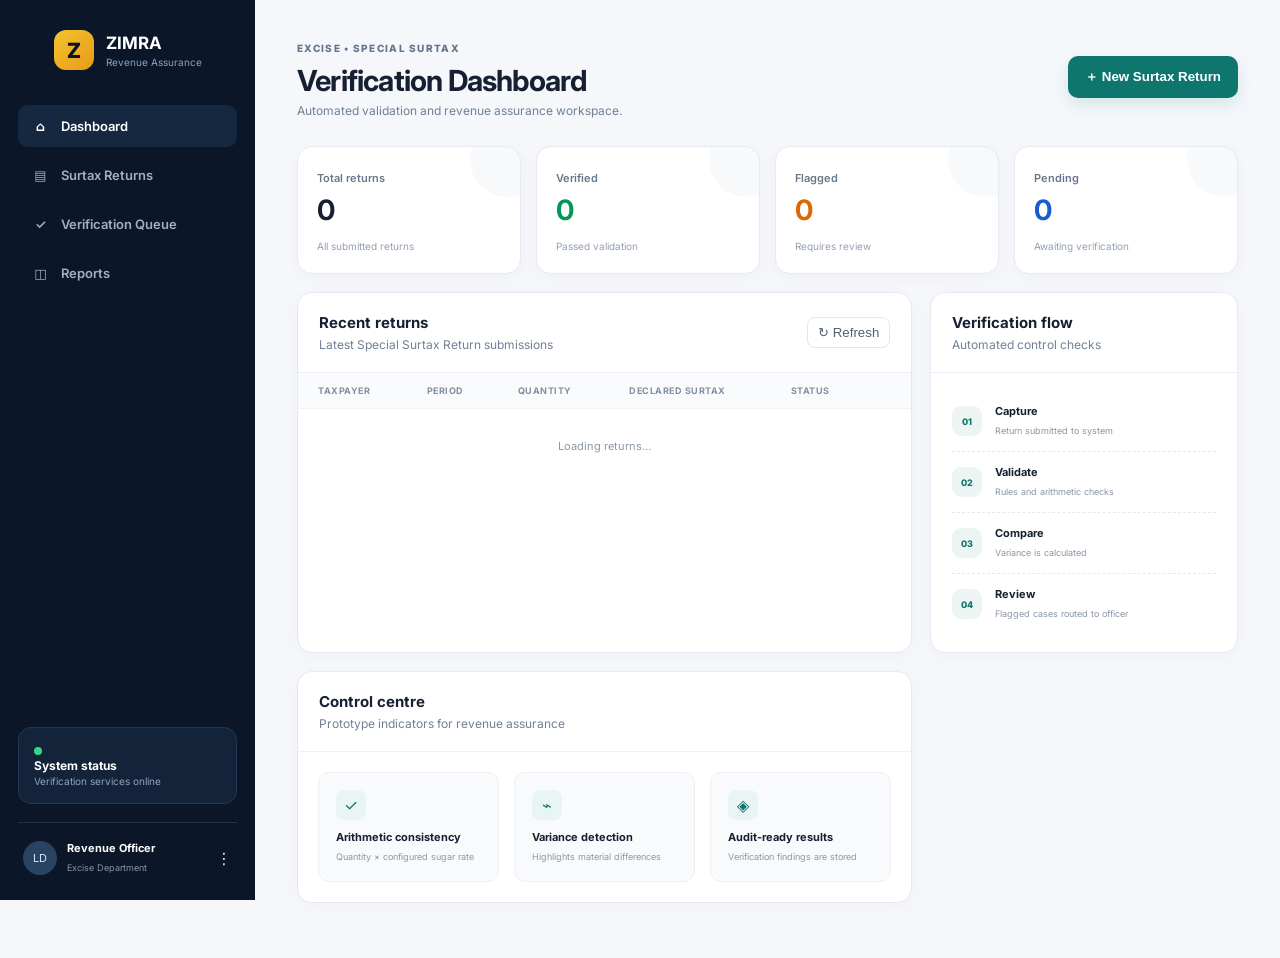
<file: src/main/resources/static/index.html>
<!doctype html>
<html lang="en"><head><meta charset="utf-8"><meta name="viewport" content="width=device-width,initial-scale=1">
<title>ZIMRA • Surtax Verification</title><link rel="preconnect" href="https://fonts.googleapis.com"><link rel="preconnect" href="https://fonts.gstatic.com" crossorigin>
<link href="https://fonts.googleapis.com/css2?family=Inter:wght@400;500;600;700;800&display=swap" rel="stylesheet"><link rel="stylesheet" href="styles.css"></head>
<body>
<div class="app">
<aside class="sidebar"><div class="brand"><div class="brandmark">Z</div><div><b>ZIMRA</b><span>Revenue Assurance</span></div></div>
<nav><a class="active" href="#dashboard"><span>⌂</span> Dashboard</a><a href="#returns"><span>▤</span> Surtax Returns</a><a href="#verification"><span>✓</span> Verification Queue</a><a href="#reports"><span>◫</span> Reports</a></nav>
<div class="side-card"><div class="pulse"></div><b>System status</b><small>Verification services online</small></div>
<div class="user"><div class="avatar">LD</div><div><b>Revenue Officer</b><small>Excise Department</small></div><span>⋮</span></div></aside>
<main>
<header><div><span class="eyebrow">EXCISE • SPECIAL SURTAX</span><h1>Verification Dashboard</h1><p>Automated validation and revenue assurance workspace.</p></div><button class="primary" onclick="openModal()">＋ New Surtax Return</button></header>
<section class="stats"><div class="stat"><span>Total returns</span><strong id="total">0</strong><em>All submitted returns</em></div><div class="stat success"><span>Verified</span><strong id="verified">0</strong><em>Passed validation</em></div><div class="stat warn"><span>Flagged</span><strong id="flagged">0</strong><em>Requires review</em></div><div class="stat blue"><span>Pending</span><strong id="pending">0</strong><em>Awaiting verification</em></div></section>
<section class="grid"><div class="panel wide"><div class="panel-head"><div><h2>Recent returns</h2><p>Latest Special Surtax Return submissions</p></div><button class="ghost" onclick="loadReturns()">↻ Refresh</button></div>
<div class="table-wrap"><table><thead><tr><th>Taxpayer</th><th>Period</th><th>Quantity</th><th>Declared surtax</th><th>Status</th><th></th></tr></thead><tbody id="rows"><tr><td colspan="6" class="empty">Loading returns…</td></tr></tbody></table></div></div>
<div class="panel"><div class="panel-head"><div><h2>Verification flow</h2><p>Automated control checks</p></div></div>
<div class="flow"><div><i>01</i><div><b>Capture</b><small>Return submitted to system</small></div></div><div><i>02</i><div><b>Validate</b><small>Rules and arithmetic checks</small></div></div><div><i>03</i><div><b>Compare</b><small>Variance is calculated</small></div></div><div><i>04</i><div><b>Review</b><small>Flagged cases routed to officer</small></div></div></div></div>
<div class="panel wide"><div class="panel-head"><div><h2>Control centre</h2><p>Prototype indicators for revenue assurance</p></div></div><div class="controls"><div><span class="control-icon">✓</span><b>Arithmetic consistency</b><small>Quantity × configured sugar rate</small></div><div><span class="control-icon">⌁</span><b>Variance detection</b><small>Highlights material differences</small></div><div><span class="control-icon">◈</span><b>Audit-ready results</b><small>Verification findings are stored</small></div></div></div></section>
</main></div>
<div class="modal" id="modal"><div class="modal-card"><button class="close" onclick="closeModal()">×</button><span class="eyebrow">NEW SUBMISSION</span><h2>Special Surtax Return</h2><p>Capture the return details below for automated verification.</p>
<form id="form"><label>Taxpayer TIN<input name="taxpayerTin" required placeholder="e.g. 123456789"></label><label>Taxpayer name<input name="taxpayerName" required placeholder="Registered taxpayer name"></label>
<div class="two"><label>Return period<input type="month" name="returnPeriod" required></label><label>Declared quantity<input type="number" step="0.01" name="declaredQuantity" required></label></div>
<div class="two"><label>Sugar rate<input type="number" step="0.01" name="declaredSugarRate" required></label><label>Declared surtax<input type="number" step="0.01" name="declaredSurtax" required></label></div>
<button class="primary full" type="submit">Submit & verify</button></form></div></div>
<script src="app.js"></script></body></html>
</file>
<file: src/main/resources/static/styles.css>
*{box-sizing:border-box}body{margin:0;font-family:Inter,system-ui,sans-serif;background:#f5f7fb;color:#172033}.app{display:flex;min-height:100vh}.sidebar{width:255px;background:#0b1728;color:#dce6f4;padding:25px 18px;display:flex;flex-direction:column;position:fixed;inset:0 auto 0 0}.brand{display:flex;gap:12px;align-items:center;padding:5px 10px 35px}.brandmark{width:40px;height:40px;border-radius:12px;background:linear-gradient(135deg,#f4c430,#e89a17);display:grid;place-items:center;color:#091425;font-weight:800;font-size:21px}.brand b{display:block;color:white;font-size:17px}.brand span{display:block;font-size:10px;color:#8fa2ba;margin-top:3px}.sidebar nav{display:grid;gap:7px}.sidebar nav a{color:#9fb0c6;text-decoration:none;padding:13px 14px;border-radius:10px;font-size:13px;font-weight:600;display:flex;gap:12px}.sidebar nav a.active,.sidebar nav a:hover{background:#16283f;color:white}.sidebar nav span{width:17px;text-align:center}.side-card{margin-top:auto;background:#12233a;border:1px solid #223854;border-radius:13px;padding:15px;font-size:12px}.side-card b{display:block;color:white}.side-card small{color:#91a4bd}.pulse{width:8px;height:8px;background:#3bd28b;border-radius:50%;display:inline-block;margin-right:7px}.user{display:flex;align-items:center;gap:9px;border-top:1px solid #22334a;margin-top:18px;padding:18px 5px 0}.avatar{width:34px;height:34px;border-radius:50%;background:#284462;display:grid;place-items:center;font-size:11px}.user b{display:block;font-size:11px;color:white}.user small{font-size:9px;color:#8396ae}.user>span{margin-left:auto}main{margin-left:255px;width:calc(100% - 255px);padding:36px 42px 55px}header{display:flex;justify-content:space-between;align-items:center;margin-bottom:28px}.eyebrow{font-size:10px;font-weight:800;letter-spacing:1.3px;color:#64748b}h1{font-size:29px;margin:7px 0 5px;letter-spacing:-.8px}header p,.panel-head p{margin:0;color:#718096;font-size:12px}.primary{border:0;border-radius:10px;background:#0f766e;color:#fff;font-weight:700;padding:12px 17px;cursor:pointer;box-shadow:0 7px 16px #0f766e22}.primary:hover{background:#0b625c}.stats{display:grid;grid-template-columns:repeat(4,1fr);gap:15px;margin-bottom:18px}.stat{background:white;border:1px solid #e6ebf2;border-radius:15px;padding:19px;box-shadow:0 4px 16px #14213d08;position:relative;overflow:hidden}.stat:after{content:"";position:absolute;right:-25px;top:-25px;width:75px;height:75px;border-radius:50%;background:#64748b0b}.stat span{font-size:11px;color:#68778c;font-weight:600}.stat strong{display:block;font-size:28px;margin:7px 0}.stat em{font-style:normal;font-size:10px;color:#93a0b2}.stat.success strong{color:#0f9f67}.stat.warn strong{color:#d08b13}.stat.blue strong{color:#3c73c9}.grid{display:grid;grid-template-columns:2fr 1fr;gap:18px}.panel{background:white;border:1px solid #e5eaf1;border-radius:15px;box-shadow:0 4px 18px #14213d07;overflow:hidden}.wide{grid-column:span 1}.panel-head{display:flex;align-items:center;justify-content:space-between;padding:20px 21px;border-bottom:1px solid #edf0f4}.panel h2{font-size:15px;margin:0 0 5px}.ghost{border:1px solid #e1e7ee;background:#fff;border-radius:8px;padding:7px 10px;color:#536175;cursor:pointer}.table-wrap{overflow:auto}table{width:100%;border-collapse:collapse;font-size:11px}th{text-align:left;color:#8390a3;font-size:9px;text-transform:uppercase;letter-spacing:.5px;padding:12px 20px;background:#fafbfc}td{padding:15px 20px;border-top:1px solid #f0f2f5}.status{padding:5px 8px;border-radius:20px;font-size:9px;font-weight:700}.verified{background:#e5f8ef;color:#087c4d}.flagged{background:#fff4dc;color:#a56a00}.pending{background:#eaf1ff;color:#3565b3}.action{border:0;background:#edf4f3;color:#0f766e;border-radius:7px;padding:6px 8px;cursor:pointer;font-weight:700}.empty{text-align:center;color:#8b97a8;padding:30px}.flow{padding:18px 21px}.flow>div{display:flex;gap:13px;align-items:center;padding:13px 0;border-bottom:1px dashed #e5e9ef}.flow>div:last-child{border:0}.flow i{font-style:normal;width:30px;height:30px;border-radius:9px;background:#edf5f4;color:#0f766e;display:grid;place-items:center;font-size:9px;font-weight:800}.flow b{display:block;font-size:11px}.flow small{color:#8a96a7;font-size:9px}.controls{display:grid;grid-template-columns:repeat(3,1fr);padding:20px;gap:15px}.controls>div{background:#f8fafc;border:1px solid #edf0f4;border-radius:11px;padding:17px}.control-icon{display:grid;place-items:center;width:30px;height:30px;background:#e9f5f3;color:#0f766e;border-radius:8px;margin-bottom:10px}.controls b{display:block;font-size:11px}.controls small{font-size:9px;color:#8b97a7}.modal{display:none;position:fixed;inset:0;background:#07142699;backdrop-filter:blur(5px);z-index:10;place-items:center;padding:20px}.modal.show{display:grid}.modal-card{width:min(560px,100%);background:#fff;border-radius:18px;padding:29px;box-shadow:0 25px 80px #07142640;position:relative}.modal-card h2{margin:8px 0 6px;font-size:23px}.modal-card>p{font-size:11px;color:#7c8798;margin-bottom:23px}.close{position:absolute;right:18px;top:15px;border:0;background:#f1f4f7;width:30px;height:30px;border-radius:50%;font-size:20px;color:#607087;cursor:pointer}form{display:grid;gap:14px}label{font-size:10px;font-weight:700;color:#526176}input{display:block;width:100%;margin-top:6px;border:1px solid #dfe5ec;border-radius:9px;padding:11px 12px;font:inherit;font-size:11px;outline:none}input:focus{border-color:#0f766e;box-shadow:0 0 0 3px #0f766e14}.two{display:grid;grid-template-columns:1fr 1fr;gap:13px}.full{width:100%;margin-top:5px}@media(max-width:900px){.sidebar{width:70px;padding:20px 10px}.brand div:not(.brandmark),.sidebar nav a:not(.active)::after,.sidebar nav a{font-size:0}.sidebar nav a span{font-size:15px}.side-card,.user div:not(.avatar),.user>span{display:none}main{margin-left:70px;width:calc(100% - 70px);padding:25px}.stats{grid-template-columns:1fr 1fr}.grid{grid-template-columns:1fr}.controls{grid-template-columns:1fr}.wide{grid-column:auto}}@media(max-width:560px){header{display:block}.primary{margin-top:15px}.stats{grid-template-columns:1fr}.two{grid-template-columns:1fr}}





/* =========================================================
   FORM
   ========================================================= */

.modal-card {
    max-height: 90vh;
    overflow-y: auto;
}

.modal-card h3 {
    margin-top: 25px;
    margin-bottom: 12px;
    font-size: 13px;
    text-transform: uppercase;
    letter-spacing: .06em;
    color: #64748b;
}


.tin-search {
    display: flex;
    gap: 8px;
}

.tin-search input {
    flex: 1;
}


.message {
    display: block;
    margin: 8px 0 12px;
    font-size: 13px;
}

.message.success {
    color: #15803d;
}

.message.error {
    color: #dc2626;
}


/* =========================================================
   TABLE
   ========================================================= */

.table-btn {
    border: 0;
    background: #f1f5f9;
    padding: 7px 12px;
    border-radius: 7px;
    cursor: pointer;
    font-weight: 600;
}

.table-btn:hover {
    background: #e2e8f0;
}


.status {
    display: inline-flex;
    padding: 5px 9px;
    border-radius: 20px;
    font-size: 11px;
    font-weight: 700;
    text-transform: uppercase;
}

.status.pending {
    background: #dbeafe;
    color: #1d4ed8;
}

.status.verified {
    background: #dcfce7;
    color: #15803d;
}

.status.flagged,
.status.rejected {
    background: #fee2e2;
    color: #b91c1c;
}
























/* =========================================================
   NEW RETURN PAGE
   ========================================================= */

.form-page {
    max-width: 1200px;
    margin: 0 auto;
    padding-bottom: 50px;
}

.form-panel {
    padding: 30px;
}

.form-section {
    padding: 28px 0;
    border-bottom: 1px solid #e5e7eb;
}

.form-section:last-of-type {
    border-bottom: none;
}

.section-title {
    display: flex;
    align-items: flex-start;
    gap: 15px;
    margin-bottom: 25px;
}

.section-title > span {
    display: flex;
    align-items: center;
    justify-content: center;

    width: 34px;
    height: 34px;

    border-radius: 50%;

    background: #eff6ff;
    color: #1d4ed8;

    font-size: 12px;
    font-weight: 800;
}

.section-title h3 {
    margin: 0 0 5px;
    font-size: 16px;
}

.section-title p {
    margin: 0;
    color: #64748b;
    font-size: 13px;
}


.two {
    display: grid;
    grid-template-columns: repeat(2, 1fr);
    gap: 20px;
    margin-bottom: 20px;
}

.three {
    display: grid;
    grid-template-columns: repeat(3, 1fr);
    gap: 20px;
    margin-bottom: 20px;
}


.form-section label {
    display: flex;
    flex-direction: column;
    gap: 8px;

    font-size: 13px;
    font-weight: 600;
    color: #334155;
}


.form-section input {
    width: 100%;
    box-sizing: border-box;

    padding: 12px 13px;

    border: 1px solid #dbe1e8;
    border-radius: 8px;

    font-family: inherit;
    font-size: 14px;

    outline: none;
}


.form-section input:focus {
    border-color: #2563eb;
    box-shadow: 0 0 0 3px rgba(37, 99, 235, .08);
}


.form-section input[readonly] {
    background: #f8fafc;
    color: #64748b;
}


.tin-search {
    display: flex;
    gap: 8px;
}

.tin-search input {
    flex: 1;
}


.form-actions {
    display: flex;
    justify-content: flex-end;
    gap: 12px;

    padding-top: 25px;
}


.back-button {
    text-decoration: none;
}


.message {
    display: block;
    margin-top: 10px;
    font-size: 13px;
}

.message.success {
    color: #15803d;
}

.message.error {
    color: #dc2626;
}


/* =========================================================
   RESPONSIVE
   ========================================================= */

@media (max-width: 900px) {

    .two,
    .three {
        grid-template-columns: 1fr;
    }

}


@media (max-width: 700px) {

    .sidebar {
        display: none;
    }

    main {
        width: 100%;
    }

    .form-panel {
        padding: 20px;
    }

}






/* =========================================
   TAXPAYER DROPDOWN
========================================= */

.form-section select {

    width: 100%;

    box-sizing: border-box;

    border: 1px solid #dfe4e8;

    border-radius: 9px;

    padding: 12px 14px;

    background: #fff;

    color: #1f252b;

    font-family: inherit;

    font-size: 14px;

    outline: none;

    cursor: pointer;

    transition:
        border-color .2s,
        box-shadow .2s;
}


.form-section select:focus {

    border-color: #333;

    box-shadow:
        0 0 0 3px
        rgba(0, 0, 0, 0.05);
}


/* =========================================
   TAXPAYER MESSAGES
========================================= */

.taxpayer-message {

    margin-top: 12px;

    padding: 10px 13px;

    border-radius: 7px;

    font-size: 13px;

    display: inline-block;
}


.taxpayer-message.success {

    background: #ecfdf3;

    color: #147a45;
}


.taxpayer-message.error {

    background: #fff1f1;

    color: #b42318;
}


.taxpayer-message.info {

    background: #f0f6ff;

    color: #175cd3;
}







/* =========================================
   SUCCESS DIALOG
========================================= */

.success-modal {

    position: fixed;

    inset: 0;

    background: rgba(15, 23, 42, 0.55);

    backdrop-filter: blur(5px);

    display: none;

    align-items: center;

    justify-content: center;

    padding: 20px;

    z-index: 9999;

    animation: modalFadeIn .2s ease;
}


.success-modal.show {
    display: flex;
}


.success-dialog {

    position: relative;

    width: 100%;

    max-width: 500px;

    background: #ffffff;

    border-radius: 18px;

    padding: 34px;

    box-shadow:
        0 25px 70px rgba(0, 0, 0, .20);

    animation: dialogSlideUp .25s ease;
}


.success-close {

    position: absolute;

    top: 15px;

    right: 17px;

    width: 34px;

    height: 34px;

    border: none;

    border-radius: 50%;

    background: #f5f6f8;

    color: #667085;

    font-size: 22px;

    cursor: pointer;

    display: flex;

    align-items: center;

    justify-content: center;
}


.success-close:hover {
    background: #eaecf0;
}


/* SUCCESS ICON */

.success-icon {

    width: 68px;

    height: 68px;

    border-radius: 50%;

    background: #ecfdf3;

    color: #12b76a;

    border: 8px solid #f0fdf4;

    display: flex;

    align-items: center;

    justify-content: center;

    font-size: 30px;

    font-weight: 800;

    margin-bottom: 22px;
}


/* TEXT */

.success-label {

    font-size: 11px;

    font-weight: 800;

    letter-spacing: 1.2px;

    color: #12b76a;
}


.success-content h2 {

    margin: 7px 0 9px;

    font-size: 24px;

    color: #101828;
}


.success-content p {

    margin: 0;

    color: #667085;

    line-height: 1.6;

    font-size: 14px;
}


/* DETAILS */

.success-details {

    margin-top: 25px;

    border: 1px solid #eaecf0;

    border-radius: 12px;

    overflow: hidden;
}


.success-details > div {

    display: flex;

    justify-content: space-between;

    align-items: center;

    gap: 20px;

    padding: 13px 15px;

    border-bottom: 1px solid #eaecf0;
}


.success-details > div:last-child {
    border-bottom: none;
}


.success-details span {

    color: #667085;

    font-size: 12px;

    font-weight: 500;
}


.success-details strong {

    color: #101828;

    font-size: 13px;

    text-align: right;
}


/* ACTION */

.success-actions {

    margin-top: 25px;
}


.success-actions .primary {

    width: 100%;

    justify-content: center;

    padding: 13px 18px;
}


/* ANIMATIONS */

@keyframes modalFadeIn {

    from {
        opacity: 0;
    }

    to {
        opacity: 1;
    }

}


@keyframes dialogSlideUp {

    from {
        opacity: 0;
        transform: translateY(15px) scale(.98);
    }

    to {
        opacity: 1;
        transform: translateY(0) scale(1);
    }

}


/* MOBILE */

@media (max-width: 600px) {

    .success-dialog {

        padding: 28px 22px;

        border-radius: 15px;

    }


    .success-details > div {

        align-items: flex-start;

        flex-direction: column;

        gap: 4px;

    }


    .success-details strong {

        text-align: left;

    }

}



/* =========================================================
   VARIANCE BADGES
   ========================================================= */

.variance-badge {

    display: inline-flex;

    align-items: center;

    justify-content: center;

    padding: 6px 10px;

    border-radius: 20px;

    font-size: 12px;

    font-weight: 700;

    white-space: nowrap;
}


/* Fully paid */

.variance-green {

    background: #d1e7dd;

    color: #0f5132;

}


/* Underpayment */

.variance-red {

    background: #f8d7da;

    color: #842029;

}


/* Excess payment */

.variance-blue {

    background: #cfe2ff;

    color: #084298;

}














/* =========================================
DASHBOARD HEADER
========================================= */

.header-actions {
display: flex;
align-items: center;
gap: 12px;
}

.last-updated {
color: #98a2b3;
font-size: 12px;
}

/* =========================================
MINI STATISTICS
========================================= */

.mini-stats {
display: grid;
grid-template-columns:
repeat(4, minmax(0, 1fr));


gap: 16px;

margin-bottom: 24px;


}

.mini-stat {
background: #ffffff;


border: 1px solid #eaecf0;

border-radius: 14px;

padding: 18px;

display: flex;

align-items: center;

gap: 14px;

box-shadow:
    0 1px 2px rgba(16, 24, 40, .03);


}

.mini-stat span {
display: block;


color: #667085;

font-size: 12px;

margin-bottom: 5px;


}

.mini-stat strong {
display: block;


color: #101828;

font-size: 20px;

font-weight: 800;


}

/* =========================================
MINI STAT ICONS
========================================= */

.mini-icon {
width: 44px;


height: 44px;

min-width: 44px;

border-radius: 12px;

display: flex;

align-items: center;

justify-content: center;

font-weight: 800;

font-size: 18px;


}

.success-icon {
background: #ecfdf3;
color: #12b76a;
}

.warning-icon {
background: #fffaeb;
color: #f79009;
}

.pending-icon {
background: #f2f4f7;
color: #667085;
}

.payable-icon {
background: #eff8ff;
color: #175cd3;
}

/* =========================================
MAIN KPI COLOURS
========================================= */

.stat.success strong {
color: #039855;
}

.stat.blue strong {
color: #175cd3;
}

.stat.warn strong {
color: #dc6803;
}

.stat.danger strong {
color: #d92d20;
}

/* =========================================
DASHBOARD CHART GRID
========================================= */

.dashboard-grid {
display: grid;


grid-template-columns:
    minmax(0, 2fr)
    minmax(300px, 1fr);

gap: 20px;

margin-bottom: 20px;


}

.dashboard-grid .panel {
min-width: 0;
}

/* =========================================
CHART PANELS
========================================= */

.chart-panel {
min-height: 390px;
}

.chart-container {
position: relative;


width: 100%;

height: 300px;


}

.doughnut-container {
display: flex;


align-items: center;

justify-content: center;

height: 300px;


}

/* =========================================
CHART BADGE
========================================= */

.chart-badge {
padding: 6px 10px;


border-radius: 20px;

background: #eff8ff;

color: #175cd3;

font-size: 11px;

font-weight: 700;


}

/* =========================================
REVENUE SUMMARY
========================================= */

.revenue-summary {
display: grid;


grid-template-columns:
    repeat(5, minmax(0, 1fr));

gap: 12px;


}

.revenue-item {
border: 1px solid #eaecf0;


border-radius: 12px;

padding: 18px;

background: #fcfcfd;


}

.revenue-item span {
display: block;


font-size: 12px;

color: #667085;

margin-bottom: 8px;


}

.revenue-item strong {
display: block;


font-size: 19px;

color: #101828;


}

.revenue-item.positive strong {
color: #039855;
}

.revenue-item.negative strong {
color: #d92d20;
}

/* =========================================
PANEL SPACING
========================================= */

.panel {
overflow: hidden;
}

/* =========================================
RESPONSIVE
========================================= */

@media (max-width: 1200px) {


.mini-stats {
    grid-template-columns:
        repeat(2, 1fr);
}

.revenue-summary {
    grid-template-columns:
        repeat(3, 1fr);
}


}

@media (max-width: 900px) {


.dashboard-grid {
    grid-template-columns: 1fr;
}


}

@media (max-width: 700px) {


.mini-stats {
    grid-template-columns: 1fr;
}

.revenue-summary {
    grid-template-columns: 1fr;
}

.header-actions {
    width: 100%;

    flex-wrap: wrap;

    margin-top: 15px;
}

.last-updated {
    width: 100%;
}

.chart-panel {
    min-height: 340px;
}

.chart-container {
    height: 250px;
}

.doughnut-container {
    height: 250px;
}


}






.table-action {
    padding: 6px 11px;
    border: none;
    border-radius: 6px;
    background: #eaf2ff;
    color: #1d4ed8;
    font-size: 12px;
    font-weight: 600;
    cursor: pointer;
    transition: 0.2s ease;
}

.table-action:hover {
    background: #1d4ed8;
    color: #fff;
}







.brand {
    display: flex;
    align-items: center;
    justify-content: center;
}

.brand-logo-container {
    display: flex;
    flex-direction: column;
    align-items: center;
    text-align: center;
}

.brand-logo {
    width: 48px;
    height: 48px;
    object-fit: contain;
    margin-bottom: 6px;
}

.brand-text {
    display: flex;
    flex-direction: column;
    line-height: 1.1;
}

.brand-text b {
    font-size: 16px;
    font-weight: 700;
}

.brand-text span {
    font-size: 12px;
    color: #6b7280;
    margin-top: 2px;
}

/*

.sidebar {
  display: flex;
  flex-direction: column;
  align-items: center; */
/* Centers the 90% wide elements horizontally *//*

  width: 250px;        */
/* Adjust this to match your current sidebar width *//*

}

.sidebar .brand {
  width: 90%;          */
/* Forces the brand container to stretch to 90% of the aside *//*

  margin: 20px auto;   */
/* Adds vertical spacing and centers it *//*

  box-sizing: border-box;
  padding-bottom:0px;
  margin-top: 0px;
}

.brand-logo-container {
  display: flex;
  flex-direction: column;
  align-items: center; */
/* Centers the logo and text inside the 90% container *//*

  justify-content: center;
  width: 100%;
  padding: 15px;       */
/* Balanced padding replacing the hardcoded pixel values *//*

  border-radius: 8px;  */
/* Optional: rounds the corners of the purple container *//*

}

.brand-logo {
  max-width: 100%;     */
/* Prevents the image from overflowing the 90% wrapper *//*

  height: auto;        */
/* Maintains aspect ratio *//*

}

.brand-text {
  display: flex;
  flex-direction: column;
  align-items: center;
  text-align: center;
  margin-top: 8px;     */
/* Spacing between image and text *//*

}
*/




.user {
    position: relative;
    display: flex;
    align-items: center;
    gap: 10px;
}

.user-info {
    display: flex;
    flex-direction: column;
    min-width: 0;
}

.user-info b {
    font-size: 13px;
}

.user-info small {
    font-size: 11px;
    opacity: 0.7;

    max-width: 150px;
    overflow: hidden;
    text-overflow: ellipsis;
    white-space: nowrap;
}

.user-menu {
    position: relative;
    margin-left: auto;
}

.user-menu-button {
    background: transparent;
    border: none;
    color: inherit;
    font-size: 22px;
    cursor: pointer;
    padding: 5px 8px;
}

.user-dropdown {
    display: none;

    position: absolute;

    right: 0;
    bottom: 40px;

    min-width: 150px;

    background: white;

    border-radius: 8px;

    box-shadow:
        0 5px 20px rgba(0, 0, 0, 0.15);

    padding: 5px;

    z-index: 1000;
}

.user-dropdown.show {
    display: block;
}

.user-dropdown form {
    margin: 0;
}

.logout-button {
    width: 100%;

    display: flex;
    align-items: center;

    gap: 10px;

    padding: 10px 12px;

    border: none;

    background: transparent;

    color: #dc3545;

    cursor: pointer;

    border-radius: 6px;

    text-align: left;

    font-size: 14px;
}

.logout-button:hover {
    background: #f8d7da;
}
</file>
